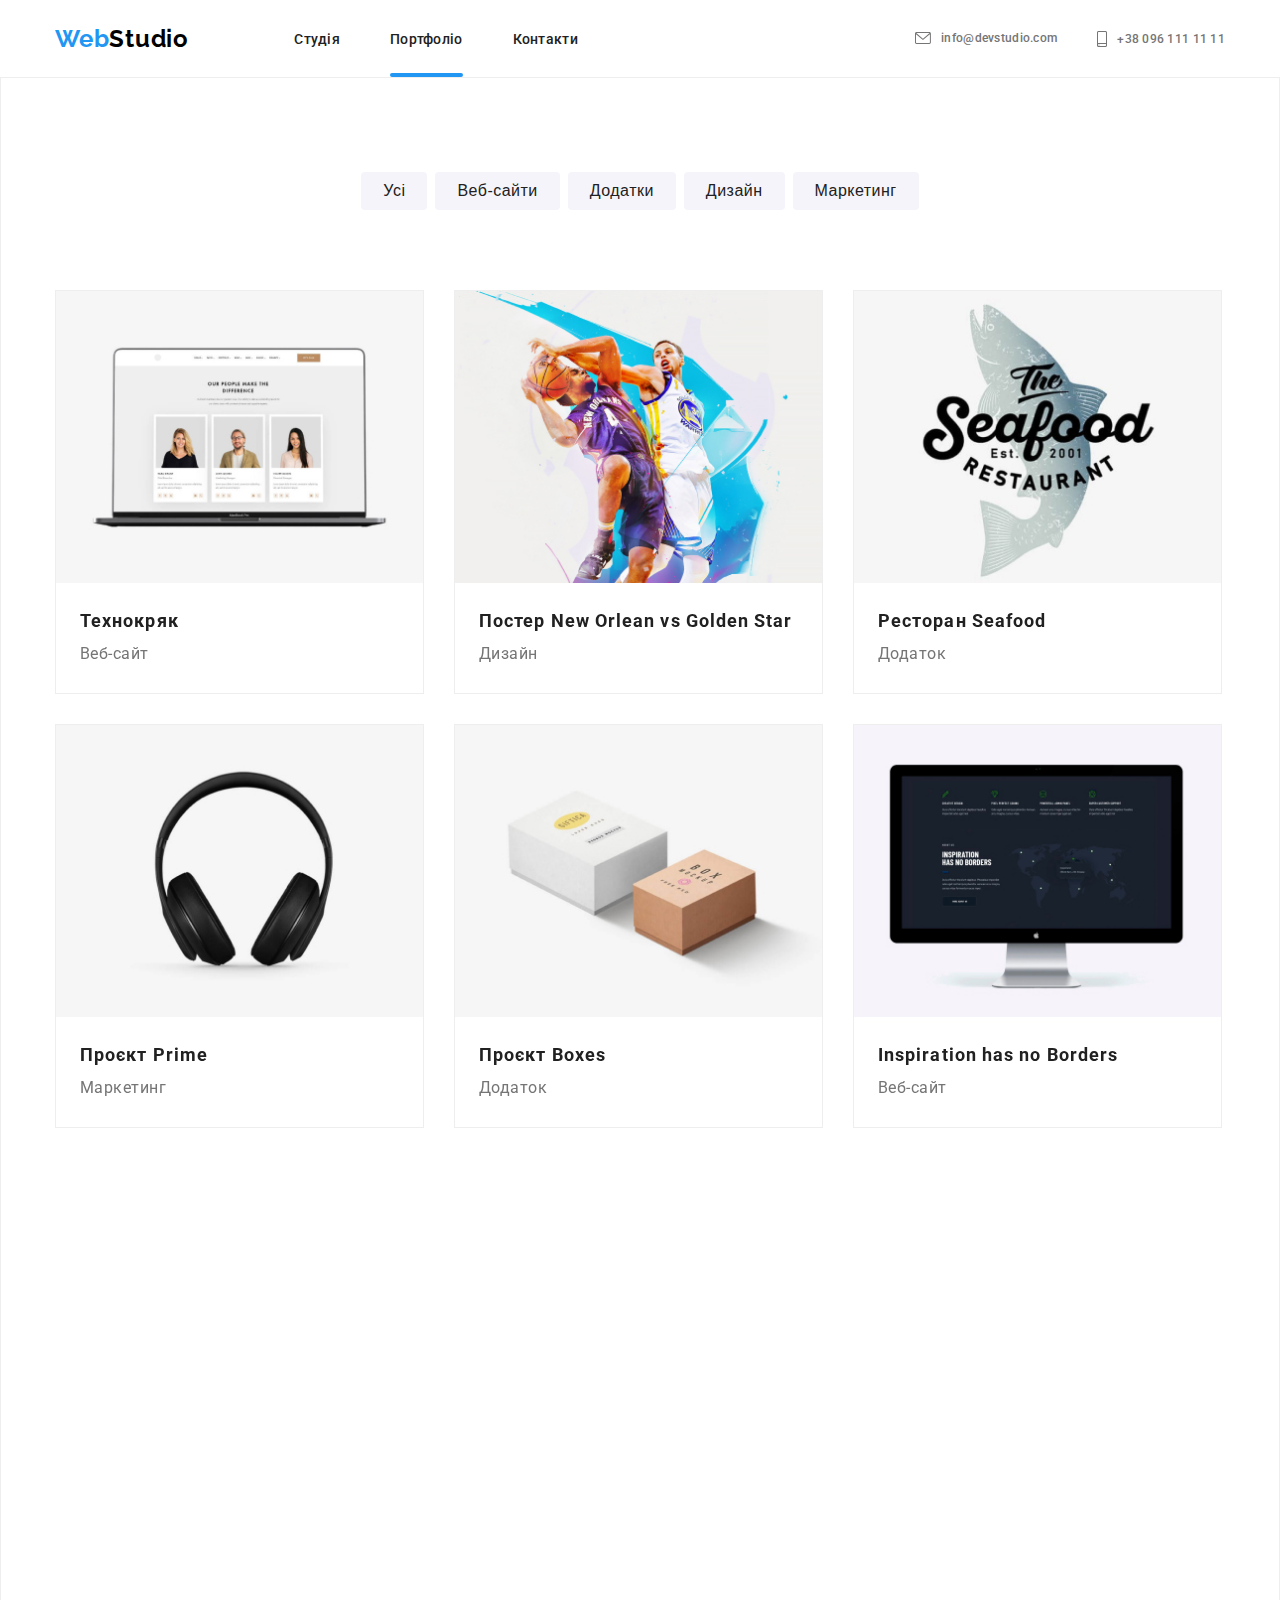
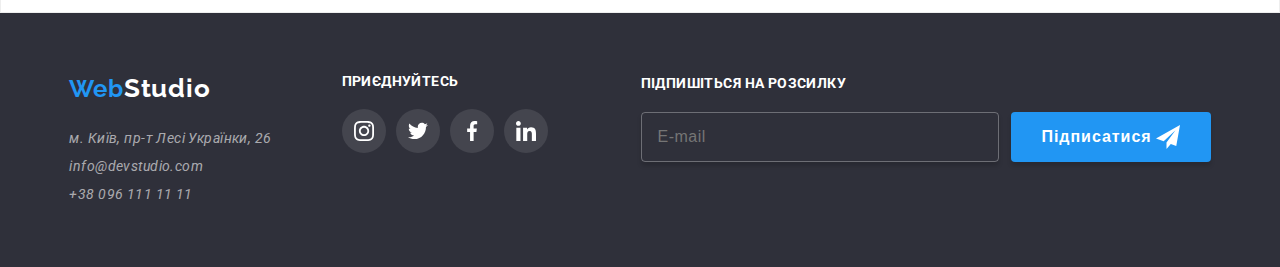
<file: portfolio.html>
<!DOCTYPE html>
<html lang="en">
<head>
    <meta charset="UTF-8">
    <meta name="viewport" content="width=device-width, initial-scale=1.0">
    <title>Document</title>
    <link rel="preconnect" href="https://fonts.googleapis.com">
    <link rel="preconnect" href="https://fonts.gstatic.com" crossorigin>
    <link href="https://fonts.googleapis.com/css2?family=Raleway:wght@700&family=Roboto:wght@400;500;700;900&display=swap" rel="stylesheet">
    <link rel="stylesheet" href="https://cdnjs.cloudflare.com/ajax/libs/modern-normalize/2.0.0/modern-normalize.min.css" integrity="sha512-4xo8blKMVCiXpTaLzQSLSw3KFOVPWhm/TRtuPVc4WG6kUgjH6J03IBuG7JZPkcWMxJ5huwaBpOpnwYElP/m6wg==" crossorigin="anonymous" referrerpolicy="no-referrer" />

    <link rel="stylesheet" href="https://unpkg.com/aos@next/dist/aos.css" />
    <link rel="stylesheet" href="./css/main.min.css">
</head>
<body>
        <!-- header -->
        <header class="header" >
            <div class="container">
                <a href="index.html" class="header__logo">Web<span>Studio</span></a>
                
                <nav class="header__nav">
                    <input type="checkbox" id="toggle" class="burger__input">
                    <label for="toggle" class="burger__label">
                        <span class="toggle-btn"></span>
                    </label>
        
                    <ul class="header__nav-list">
                        <li class="header__nav-item">
                            <a class="header__nav-link" href="index.html">Студія</a>
                        </li>
                        <li class="header__nav-item"><a class="header__nav-link  current" href="portfolio.html">Портфоліо</a></li>
                        <li class="header__nav-item"><a class="header__nav-link" href="#contacts">Контакти</a></li>
                    </ul>
                    <!-- MOBILE MENU -->
        <div class="mobile__menu">
            <nav class="mobile__nav">
    
                <ul class="mobile__nav-list">
                    <li class="mobile__nav-item">
                        <a class="mobile__nav-link" href="index.html">Студія</a>
                    </li>
                    <li class="mobile__nav-item"><a class="mobile__nav-link" href="portfolio.html">Портфоліо</a></li>
                    <li class="mobile__nav-item"><a class="mobile__nav-link" href="#contacts">Контакти</a></li>
                </ul>
            </nav>
            
            <ul class="mobile__contact-list">
    
                    <li class="mobile__contact-item">
                        <li class="mobile__contact-item">
                            <a class="mobile__contact__tel-link" href="tel:+380961111111">
                                
                                +38 096 111 11 11
                            </a>
                        </li>
    
                        <a class="mobile__contact__email-link" href="mailto:info@devstudio.com">
                            
                            info@devstudio.com
                        </a>
                    </li>
                
            </ul>
    
            <ul class="mobile__social-list">
                <li class="social__item-item">
                    <a href="" class="mobile__social-link">Instagram</a>
                </li>
                
                <li class="social__item-item">
                    <a href="" class="mobile__social-link">Twitter</a>
                </li>
    
                <li class="social__item-item">
                    <a href="" class="mobile__social-link">Facebook</a>
                </li>
    
                <li class="social__item-item">
                    <a href="" class="mobile__social-link">Linkedin</a>
                </li>
            </ul>
        </div>
                </nav>
                
                <ul class="header__contact-list">
        
                        <li class="header__contact-item">
        
                            <a class="header__contact-link" href="mailto:info@devstudio.com">
                                <svg class="header__contact-item-svg" width="16px" height="12px">
                                    <use href="./images/icons/symbol-defs.svg#icon-envelope"></use>
                                </svg>
                                info@devstudio.com
                            </a>
                        </li>
        
                        <li class="header__contact-item">
                            <a class="header__contact-link" href="tel:+380961111111">
                                <svg class="header__contact-item-svg" width="10px" height="16px">
                                    <use href="./images/icons/symbol-defs.svg#icon-smartphone"></use>
                                </svg>
                                +38 096 111 11 11
                            </a>
                        </li>
                    
                </ul>
            <!-- <button class="header__menu__btn" type="button">
                <svg class="header__burger__menu">
                    <use href="./images/icons/symbol-defs.svg#icon-burger_menu"></use>
                </svg>
            </button> -->
        </div>
    
        </header>


    <!-- main -->
    <main>
<section class="portfolio__section">
    <div class="container">
    <ul class="portfolio__section__btn-list">
        <li class="portfolio__btn-item">
            <button  class="portfolio__section__btn" type="button">Усі</button>
        </li>
        <li class="portfolio__btn-item">
            <button  class="portfolio__section__btn" type="button">Веб-сайти</button>
        </li>
        <li class="portfolio__btn-item">
            <button  class="portfolio__section__btn" type="button">Додатки</button>
        </li>
        <li class="portfolio__btn-item">
            <button  class="portfolio__section__btn" type="button">Дизайн</button>
        </li>
        <li class="portfolio__btn-item">
            <button  class="portfolio__section__btn" type="button">Маркетинг</button>
        </li>
    </ul>


    <ul class="portfolio__section__project-list">
        <li class="portfolio__project-item" data-aos="fade-up">
            <div class="portfolio__project-img-div">
                <picture class="portfolio__project-img-div">
                    <source
                        srcset="./images/project/desktop/technod.jpg 1x, ./images/project/desktop/techod@2x.jpg 2x"
                        type="image/jpeg"
                        media="(min-width: 1200px)"
                    />
                    <source
                        srcset="./images/project/tablet/technot.jpg 1x, ./images/project/tablet/technot@2x.jpg 2x"
                        type="image/jpeg"
                        media="(min-width: 768px)"
                    />
                    <source
                        srcset="./images/project/mobile/technom.jpg 1x, ./images/project/mobile/technom@2x.jpg 2x"
                        type="image/jpeg"
                        media="(max-width: 767px)"
                    />
                    <img src="#" alt="techno" />
                </picture>
                <div class="overlay">
                    <p class="portfolio__overlay-text">Ресурс пропонує комплексні пропозиції з різним рівнем функціоналу та сервісів. Все це дозволить відвідувачу отримати вичерпні відомості про компанію чи приватну особу.</p>
                </div>
            </div>
        <div class="portfolio__project-item__footer">
            <h4 class="portfolio__project-subtitle">Технокряк</h4>
            <p class="portfolio__project-text">Веб-сайт</p>
        </div>
        </li>

        <li class="portfolio__project-item" data-aos="fade-up">
            <div class="portfolio__project-img-div">
                <picture class="portfolio__project-img-div">
                    <source
                        srcset="./images/project/desktop/posterd.jpg 1x, ./images/project/desktop/posterd@2x.jpg 2x"
                        type="image/jpeg"
                        media="(min-width: 1200px)"
                    />
                    <source
                        srcset="./images/project/tablet/postert.jpg 1x, ./images/project/tablet/postert@2x.jpg 2x"
                        type="image/jpeg"
                        media="(min-width: 768px)"
                    />
                    <source
                        srcset="./images/project/mobile/posterm.jpg 1x, ./images/project/mobile/posterm@2x.jpg 2x"
                        type="image/jpeg"
                        media="(max-width: 767px)"
                    />
                    <img src="#" alt="poster" />
                </picture>
                <div class="overlay">
                    <p class="portfolio__overlay-text">Ресурс пропонує комплексні пропозиції з різним рівнем функціоналу та сервісів. Все це дозволить відвідувачу отримати вичерпні відомості про компанію чи приватну особу.</p>
                </div>
            </div>
        <div class="portfolio__project-item__footer">
            <h4 class="portfolio__project-subtitle">Постер New Orlean vs Golden Star</h4>
            <p class="portfolio__project-text">Дизайн</p>
        </div>
        </li>

        <li class="portfolio__project-item" data-aos="fade-up">
            <div class="portfolio__project-img-div">
                <picture class="portfolio__project-img-div">
                    <source
                        srcset="./images/project/desktop/seafoodd.jpg 1x, ./images/project/desktop/seafoodd@2x.jpg 2x"
                        type="image/jpeg"
                        media="(min-width: 1200px)"
                    />
                    <source
                        srcset="./images/project/tablet/seafoodt.jpg 1x, ./images/project/tablet/seafoodt@2x.jpg 2x"
                        type="image/jpeg"
                        media="(min-width: 768px)"
                    />
                    <source
                        srcset="./images/project/mobile/seafoodm.jpg 1x, ./images/project/mobile/seafoodm@2x.jpg 2x"
                        type="image/jpeg"
                        media="(max-width: 767px)"
                    />
                    <img src="#" alt="seafood" />
                </picture>
                <div class="overlay">
                    <p class="portfolio__overlay-text">Ресурс пропонує комплексні пропозиції з різним рівнем функціоналу та сервісів. Все це дозволить відвідувачу отримати вичерпні відомості про компанію чи приватну особу.</p>
                </div>
            </div> 
        <div class="portfolio__project-item__footer">
            <h4 class="portfolio__project-subtitle">Ресторан Seafood</h4>
            <p class="portfolio__project-text">Додаток</p>
        </div>
        </li>

        <li class="portfolio__project-item" data-aos="fade-up">
            <div class="portfolio__project-img-div">
                <picture class="portfolio__project-img-div">
                    <source
                        srcset="./images/project/desktop/primed.jpg 1x, ./images/project/desktop/primed@2x.jpg 2x"
                        type="image/jpeg"
                        media="(min-width: 1200px)"
                    />
                    <source
                        srcset="./images/project/tablet/primet.jpg 1x, ./images/project/tablet/primet@2x.jpg 2x"
                        type="image/jpeg"
                        media="(min-width: 768px)"
                    />
                    <source
                        srcset="./images/project/mobile/primem.jpg 1x, ./images/project/mobile/primem@2x.jpg 2x"
                        type="image/jpeg"
                        media="(max-width: 767px)"
                    />
                    <img src="#" alt="prime" />
                </picture>
                <div class="overlay">
                    <p class="portfolio__overlay-text">Ресурс пропонує комплексні пропозиції з різним рівнем функціоналу та сервісів. Все це дозволить відвідувачу отримати вичерпні відомості про компанію чи приватну особу.</p>
                </div>
            </div>
            <div class="portfolio__project-item__footer">
                <h4 class="portfolio__project-subtitle">Проєкт Prime</h4>
                <p class="portfolio__project-text">Маркетинг</p>
            </div>
        </li>

        <li class="portfolio__project-item" data-aos="fade-up">
            <div class="portfolio__project-img-div">
                <picture class="portfolio__project-img-div">
                    <source
                        srcset="./images/project/desktop/boxesd.jpg 1x, ./images/project/desktop/boxesd@2x.jpg 2x"
                        type="image/jpeg"
                        media="(min-width: 1200px)"
                    />
                    <source
                        srcset="./images/project/tablet/boxest.jpg 1x, ./images/project/tablet/boxest@2x.jpg 2x"
                        type="image/jpeg"
                        media="(min-width: 768px)"
                    />
                    <source
                        srcset="./images/project/mobile/boxesm.jpg 1x, ./images/project/mobile/boxesm@2x.jpg 2x"
                        type="image/jpeg"
                        media="(max-width: 767px)"
                    />
                    <img src="#" alt="boxes" />
                </picture>
                <div class="overlay">
                    <p class="portfolio__overlay-text">Ресурс пропонує комплексні пропозиції з різним рівнем функціоналу та сервісів. Все це дозволить відвідувачу отримати вичерпні відомості про компанію чи приватну особу.</p>
                </div>
            </div> 
            <div class="portfolio__project-item__footer">
            <h4 class="portfolio__project-subtitle">Проєкт Boxes</h4>
            <p class="portfolio__project-text">Додаток</p>
        </div>
        </li>

        <li class="portfolio__project-item" data-aos="fade-up">
            <div class="portfolio__project-img-div">
                <picture class="portfolio__project-img-div">
                    <source
                        srcset="./images/project/desktop/inspirationd.jpg 1x, ./images/project/desktop/inspirationd@2x.jpg 2x"
                        type="image/jpeg"
                        media="(min-width: 1200px)"
                    />
                    <source
                        srcset="./images/project/tablet/inspirationt.jpg 1x, ./images/project/tablet/inspirationt@2x.jpg 2x"
                        type="image/jpeg"
                        media="(min-width: 768px)"
                    />
                    <source
                        srcset="./images/project/mobile/inspirationm.jpg 1x, ./images/project/mobile/inspirationm@2x.jpg 2x"
                        type="image/jpeg"
                        media="(max-width: 767px)"
                    />
                    <img src="#" alt="inspiration" />
                </picture>
                <div class="overlay">
                    <p class="portfolio__overlay-text">Ресурс пропонує комплексні пропозиції з різним рівнем функціоналу та сервісів. Все це дозволить відвідувачу отримати вичерпні відомості про компанію чи приватну особу.</p>
                </div>
            </div> 
            <div class="portfolio__project-item__footer">
            <h4 class="portfolio__project-subtitle">Inspiration has no Borders</h4>
            <p class="portfolio__project-text">Веб-сайт</p>
        </div>
        </li>

        <li class="portfolio__project-item" data-aos="fade-up">
            <div class="portfolio__project-img-div">
                <picture class="portfolio__project-img-div">
                    <source
                        srcset="./images/project/desktop/editiond.jpg 1x, ./images/project/desktop/editiond@2x.jpg 2x"
                        type="image/jpeg"
                        media="(min-width: 1200px)"
                    />
                    <source
                        srcset="./images/project/tablet/editiont.jpg 1x, ./images/project/tablet/editiont@2x.jpg 2x"
                        type="image/jpeg"
                        media="(min-width: 768px)"
                    />
                    <source
                        srcset="./images/project/mobile/editionm.jpg 1x, ./images/project/mobile/editionm@2x.jpg 2x"
                        type="image/jpeg"
                        media="(max-width: 767px)"
                    />
                    <img src="#" alt="edition" />
                </picture>
                <div class="overlay">
                    <p class="portfolio__overlay-text">Ресурс пропонує комплексні пропозиції з різним рівнем функціоналу та сервісів. Все це дозволить відвідувачу отримати вичерпні відомості про компанію чи приватну особу.</p>
                </div>
            </div>
            <div class="portfolio__project-item__footer">
            <h4 class="portfolio__project-subtitle">Видання Limited Edition</h4>
            <p class="portfolio__project-text">Дизайн</p>
        </div>
        </li>

        <li class="portfolio__project-item" data-aos="fade-up">
            <div class="portfolio__project-img-div">
                <picture class="portfolio__project-img-div">
                    <source
                        srcset="./images/project/desktop/labd.jpg 1x, ./images/project/desktop/labd@2x.jpg 2x"
                        type="image/jpeg"
                        media="(min-width: 1200px)"
                    />
                    <source
                        srcset="./images/project/tablet/labt.jpg 1x, ./images/project/tablet/labt@2x.jpg 2x"
                        type="image/jpeg"
                        media="(min-width: 768px)"
                    />
                    <source
                        srcset="./images/project/mobile/labm.jpg 1x, ./images/project/mobile/labm@2x.jpg 2x"
                        type="image/jpeg"
                        media="(max-width: 767px)"
                    />
                    <img src="#" alt="lab" />
                </picture>
                <div class="overlay">
                    <p class="portfolio__overlay-text">Ресурс пропонує комплексні пропозиції з різним рівнем функціоналу та сервісів. Все це дозволить відвідувачу отримати вичерпні відомості про компанію чи приватну особу.</p>
                </div>
            </div> 
            <div class="portfolio__project-item__footer">
            <h4 class="portfolio__project-subtitle">Проєкт LAB</h4>
            <p class="portfolio__project-text">Маркетинг</p>
        </div>
        </li>

        <li class="portfolio__project-item" data-aos="fade-up">
            <div class="portfolio__project-img-div">
                <picture class="portfolio__project-img-div">
                    <source
                        srcset="./images/project/desktop/businessd.jpg 1x, ./images/project/desktop/businessd.jpg 2x"
                        type="image/jpeg"
                        media="(min-width: 1200px)"
                    />
                    <source
                        srcset="./images/project/tablet/businesst.jpg 1x, ./images/project/tablet/businesst@2x.jpg 2x"
                        type="image/jpeg"
                        media="(min-width: 768px)"
                    />
                    <source
                        srcset="./images/project/mobile/businessm.jpg 1x, ./images/project/mobile/businessm@2x.jpg 2x"
                        type="image/jpeg"
                        media="(min-width: 767px)"
                    />
                    <img src="#" alt="" />
                </picture>
                <div class="overlay">
                    <p class="portfolio__overlay-text">Ресурс пропонує комплексні пропозиції з різним рівнем функціоналу та сервісів. Все це дозволить відвідувачу отримати вичерпні відомості про компанію чи приватну особу.</p>
                </div>
            </div>
        <div class="portfolio__project-item__footer">
            <h4 class="portfolio__project-subtitle">Growing Business</h4>
            <p class="portfolio__project-text">Додаток</p>
        </div>
        </li>
    </ul>
</div>
</section>
    </main>

<!-- footer -->
<footer class="footer">
    <div class="container">
        <div class="footer__elements">
            <div class="footer__elements-first">
                <a class="footer__logo" href="index.html">Web<span>Studio</span></a> 
                <address class="footer__contacts">
                    <a class="footer__contacts__link" href="https://maps.app.goo.gl/ZEPTmpD3si6g6RnHA" target="_blank" rel="noopener noreferrer">м. Київ, пр-т Лесі Українки, 26</a>
                    <a class="footer__contacts__link" href="mailto:info@devstudio.com">info@devstudio.com<br></a>
                    <a class="footer__contacts__link" href="tel:+380961111111">+38 096 111 11 11</a>
                </address>
            </div>
        <div class="footer__elements-second">
            <p class="join__text">приєднуйтесь</p>
            <ul class="join__list">
                <li class="join__item">
                    <a href="#" class="join__item-link">
                        <svg class="join__item-link-svg">
                        <use href="./images/icons/symbol-defs.svg#icon-instagram"></use>
                        </svg>
                    </a>
                </li>
                <li class="join__item">
                    <a href="#" class="join__item-link">
                        <svg class="join__item-link-svg">
                            <use href="./images/icons/symbol-defs.svg#icon-twitter"></use>
                        </svg>
                    </a>
                </li>
                <li class="join__item">
                    <a href="#" class="join__item-link">
                        <svg class="join__item-link-svg">
                            <use href="./images/icons/symbol-defs.svg#icon-facebook"></use>
                        </svg>
                    </a>
                </li>
                <li class="join__item">
                    <a href="#" class="join__item-link">
                        <svg class="join__item-link-svg">
                            <use href="./images/icons/symbol-defs.svg#icon-linkedin"></use>
                        </svg>
                    </a>
                </li>
            </ul>
        </div>

        <div class="footer__send-div">
            <label for="send" class="footer__label">підпишіться на розсилку</label>

                <div class="footer__send-form">
                    <input type="email" placeholder="E-mail" id="send" class="footer__input" required>
                    <a href="#" class="footer__link-send">
                        <button class="footer__send">
                            <p class="footer__send-text">Підписатися</p>
                            <svg class="footer__svg">
                                <use href="./images/icons/symbol-defs.svg#icon-icon-send"></use>
                            </svg>
                        </button>
                    </a>
                </div>
        </div>
        </div>
    </div>
</footer>

<script src="https://unpkg.com/aos@next/dist/aos.js"></script>
<script>
    AOS.init();
</script>
</body>
</html>
</file>
<file: css/main.min.css>
.footer__logo,.header__logo{color:#2196f3;font-family:"Raleway",sans-serif;font-weight:700;letter-spacing:.78px}*,*::after,*::before{margin:0;padding:0;border:none;box-sizing:border-box}h1,h2,h3,h4,h5,h6,p{margin:0}p:last-child{margin-bottom:0}ul{margin:0;padding:0;list-style:none}a{color:currentColor;text-decoration:none}button{cursor:pointer}img{display:block;max-width:100%;height:auto}.section{margin-bottom:60px}.container{margin:0 auto;padding:0 15px;width:100%}body{font-family:"Roboto",sans-serif}@media screen and (min-width: 480px){.container{width:480px}}@media screen and (min-width: 768px){.container{width:768px}}@media screen and (min-width: 1200px){.section{margin-bottom:94px}.container{width:1200px}}.burger__input[type=checkbox],.burger__label{display:none}@media screen and (max-width: 767px){.burger__label{display:block;width:30px;height:30px;position:relative;margin-left:auto}.burger__label:hover{cursor:pointer}.burger__label span{top:15px}.burger__label span,.burger__label span::before,.burger__label span::after{content:"";display:block;width:25px;height:2px;background:#333;position:absolute;right:0;transition:.3s;z-index:6}.burger__label span::before{top:-8px}.burger__label span::after{top:8px}.burger__input[type=checkbox]:checked~.burger__label span{transform:rotate(-45deg)}.burger__input[type=checkbox]:checked~.burger__label span::before{top:0;transform:rotate(0)}.burger__input[type=checkbox]:checked~.burger__label span::after{top:0;transform:rotate(90deg)}.burger__input[type=checkbox]:checked~.mobile__menu{opacity:1;visibility:visible;transform:translateX(0%);pointer-events:auto}.mobile__menu{position:absolute;z-index:5;top:0;left:0;height:100%;width:100%;background:#fff;padding:48px 40px;opacity:0;pointer-events:none;overflow:hidden;visibility:hidden;display:flex;flex-direction:column;justify-content:space-between;transform:translateX(100%);transition:transform 250ms cubic-bezier(0.4, 0, 0.2, 1)}.mobile__nav-item{color:#212121;font-family:"Roboto",sans-serif;font-size:40px;font-weight:500;letter-spacing:.8px}.mobile__nav-item:hover,.mobile__nav-item:focus{color:#2196f3}.mobile__nav-item:not(:last-child){padding-bottom:32px}.mobile__contact-item:not(:last-child){padding-bottom:32px}.mobile__contact__tel-link{color:#2196f3;font-size:34px;font-weight:500;letter-spacing:.68px}.mobile__contact__email-link{color:#757575;font-size:24px;font-weight:500;letter-spacing:.48px}.mobile__social-list{display:flex;gap:10px}.social__item-item:not(:last-child){border-right:1px solid rgba(33,33,33,.2)}.mobile__social-link{color:#2196f3;font-size:18px;font-weight:500;line-height:122%;letter-spacing:.36px;padding-right:10px}}.header{padding-top:10px;padding-bottom:10px}.header .container{display:flex;align-items:center;justify-content:space-between}.header__logo{font-size:24px}.header__logo>span{color:#000}.header__nav-list{display:none}.header__contact-list{display:none}@media screen and (min-width: 768px){.mobile__menu{display:none}.header{padding-top:21px;padding-bottom:21px}.header__logo{margin-right:88px}.header__nav-list{display:flex;align-items:center;gap:50px;margin-right:96px}.header__nav-link{position:relative;color:#212121;font-size:14px;font-weight:500;letter-spacing:.28px;padding-bottom:32px;transition:color 250ms cubic-bezier(0.4, 0, 0.2, 1)}.header__nav-link:hover,.header__nav-link:focus{color:#2196f3}.header .current::after{position:absolute;left:0;bottom:0;content:"";display:block;height:4px;width:100%;background-color:#2196f3;border-radius:2px}.header__contact-list{display:block}.header__contact-item:not(:last-child){margin-bottom:10px}.header__contact-link{display:flex;align-items:center;gap:8px;color:#757575;font-size:12px;font-weight:500;letter-spacing:.28px;margin-left:10px;transition:color 250ms cubic-bezier(0.4, 0, 0.2, 1)}.header__contact-link:hover,.header__contact-link:focus{color:#2196f3}.header__contact-item-svg{fill:currentColor}}@media screen and (min-width: 1200px){.header{padding-top:24px;padding-bottom:24px}.header__logo{margin-right:93px}.header__nav-list{margin-right:315px}.header__nav-link{padding-bottom:30px}.header__contact-list{display:flex;gap:30px}.header__contact-item:not(:last-child){margin-bottom:0}.header__contact-link{gap:10px}}.footer{background:#2f303a;flex-shrink:0;padding-top:60px;padding-bottom:60px}.footer__elements-first{display:flex;flex-direction:column}.footer__contacts{color:rgba(255,255,255,.6);font-size:14px;font-weight:400;line-height:171.429%;letter-spacing:.42px}.footer__logo{font-size:24px;margin-bottom:20px;text-align:center}.footer__logo>span{color:#fff;font-size:24px;font-weight:700;letter-spacing:.78px}.footer__contacts{display:flex;flex-direction:column;text-align:center}.footer__contacts__link{color:rgba(255,255,255,.6);font-size:14px;font-weight:400;line-height:171.429%;letter-spacing:.42px;margin-top:4px}.footer__contacts__link:hover,.footer__contacts__link:focus{color:#fff}.footer__elements-second{display:flex;flex-direction:column;justify-content:center;align-items:center;padding-top:60px}.footer .join__text{color:#fff;font-size:14px;font-weight:700;letter-spacing:.42px;text-transform:uppercase;margin-bottom:20px}.footer .join__list{display:flex;gap:10px}.footer .join__item{background-color:rgba(255,255,255,.1);border-radius:50%;height:44px;width:44px;padding:12px 12px}.footer .join__item:hover{background-color:#2196f3}.footer .join__item-link-svg{fill:#fff;width:20px;height:20px}.footer__send-div{display:flex;flex-direction:column;justify-content:center;align-items:center;padding-top:50px}.footer__label{color:#fff;font-size:14px;font-weight:700;letter-spacing:.42px;text-transform:uppercase}.footer__send-form{margin-top:20px;display:flex;flex-direction:column;justify-content:center;align-items:center;gap:12px}.footer__input{border-radius:4px;border:1px solid rgba(255,255,255,.3);background:rgba(33,150,243,0);box-shadow:0px 4px 4px 0px rgba(0,0,0,.15);width:450px;height:50px;padding-left:16px;color:rgba(255,255,255,.6);font-size:16px;font-weight:400;line-height:20px;letter-spacing:.48px;margin-bottom:20px}.footer__send{width:200px;height:50px;border-radius:4px;background:#2196f3;box-shadow:0px 4px 4px 0px rgba(0,0,0,.15);gap:12px;display:flex;align-items:center;justify-content:center}.footer__svg{width:24px;height:24px;fill:#fff}.footer__send-text{color:#fff;text-align:center;font-size:16px;font-weight:700;line-height:187.5%;letter-spacing:.96px}@media screen and (min-width: 768px){.footer__elements{display:flex;flex-wrap:wrap;align-items:center;justify-content:center}.footer__logo>span{font-size:26px}.footer__contacts__link{transition:color 250ms cubic-bezier(0.4, 0, 0.2, 1)}.footer__contacts__link:hover,.footer__contacts__link:focus{color:#fff}.footer__elements-first{padding-right:165px;padding-left:76px}.footer__elements-second{padding-top:0;margin-right:0px}.footer .join__item{transition:background-color 250ms cubic-bezier(0.4, 0, 0.2, 1)}.footer .join__item:hover{background-color:#2196f3}.footer__send-div{padding-top:60px}.footer__input{width:450px;height:50px}.footer__send-form{display:flex;flex-direction:column}.footer__send{gap:4px}}@media screen and (min-width: 1200px){.footer{padding-top:60;padding-bottom:60}.footer__elements{flex-wrap:nowrap;align-items:flex-start}.footer__elements-first{display:flex;flex-direction:column;padding-right:0;padding-left:0;margin-right:70px}.footer__contacts{text-align:start}.footer__logo{margin-bottom:20px;text-align:start}.footer__logo>span{font-size:26px}.footer__contacts__link{transition:color 250ms cubic-bezier(0.4, 0, 0.2, 1)}.footer__elements-second{margin-left:0px;display:block}.footer .join__item{transition:background-color 250ms cubic-bezier(0.4, 0, 0.2, 1)}.footer__send-div{padding-left:93px;display:block;padding-top:0}.footer__send-form{flex-direction:row;justify-content:unset;align-items:unset}.footer__input{width:358px;height:50px}.footer__send{gap:4px}}.hero{text-align:center;height:400px;background-image:linear-gradient(to right, rgba(47, 48, 58, 0.4), rgba(47, 48, 58, 0.4)),url("../images/hero/heroes.jpg");background-size:cover;background-position:center;background-repeat:no-repeat}.hero__title{color:#fff;font-size:26px;font-weight:900;line-height:161%;letter-spacing:1.56px;text-transform:uppercase;padding-top:118px;margin-bottom:30px}.hero__btn{color:#fff;text-align:center;font-size:16px;font-weight:700;border-radius:4px;cursor:pointer;background:#2196f3;box-shadow:0px 4px 4px 0px rgba(0,0,0,.15);width:200px;height:50px;font-family:"Roboto",sans-serif;line-height:187%;letter-spacing:.96px;color:#fff;transition:box-shadow 250ms cubic-bezier(0.4, 0, 0.2, 1)}.hero__btn:hover,.hero__btn:focus{box-shadow:0px 4px 4px 0px rgba(0,0,0,.15)}@media(min-device-pixel-ratio: 2),(min-resolution: 192dpi),(min-resolution: 2dppx){.box{background-image:url("/images/hero/heroes@2x.jpg")}}@media screen and (min-width: 1200px){.hero{height:600px}.hero__title{font-size:44px;line-height:136%;letter-spacing:2.64px;padding-top:200px}.hero__btn{width:216px}}.backdrop{position:fixed;top:0;left:0;width:100%;height:100%;background-color:rgba(0,0,0,.2);opacity:1;transition:opacity 250ms cubic-bezier(0.4, 0, 0.2, 1) 250ms,visibility 250ms cubic-bezier(0.4, 0, 0.2, 1) 250ms}.backdrop.is-hidden{opacity:0;pointer-events:none;visibility:hidden}.backdrop.is-hidden .modal{transform:translate(-50%, -50%) scale(0)}.modal{position:absolute;top:23%;left:25%;min-width:450px;min-height:609px;padding:40px;border-radius:4px;background:#fff;box-shadow:0px 1px 3px 0px rgba(0,0,0,.12),0px 1px 1px 0px rgba(0,0,0,.14),0px 2px 1px 0px rgba(0,0,0,.2);transform:translate(-50%, -50%) scale(1);transition:transform 250ms cubic-bezier(0.4, 0, 0.2, 1)}.close__btn{position:absolute;top:8px;right:8px;display:flex;justify-content:center;align-items:center;width:30px;height:30px;border:1px solid rgba(0,0,0,.1);border-radius:50%;background-color:#fff}.close__icon{width:18px;height:18px;fill:#000;transition:fill 250ms cubic-bezier(0.4, 0, 0.2, 1)}.close__icon:hover,.close__icon:focus{fill:#2196f3}.modal__title{color:#212121;text-align:center;font-family:"Roboto",sans-serif;font-size:20px;font-weight:700;letter-spacing:.6px;margin-bottom:12px;width:370px}.modal__label{margin-bottom:4px;color:#757575;font-family:"Roboto",sans-serif;font-size:12px;font-weight:400;letter-spacing:.12px}.modal__thumb{position:relative}.modal__input:hover,.modal__input:focus{border:1px solid #2196f3;outline:none}.modal__input:focus+.modal__thumb-svg{fill:#2196f3}.modal__input{margin-bottom:10px;width:370px;height:40px;border-radius:4px;border:1px solid rgba(33,33,33,.2);padding-left:42px;transition:border 250ms cubic-bezier(0.4, 0, 0.2, 1)}.modal__thumb-svg{width:18px;height:18px;fill:#212121;left:12px;top:50%;transform:translateY(-80%);position:absolute;transition:fill 250ms cubic-bezier(0.4, 0, 0.2, 1)}.modal__div-confrim{color:rgba(117,117,117,.5);font-family:"Roboto",sans-serif;font-size:12px;font-weight:400;letter-spacing:.12px;text-align:center;padding-bottom:30px}.modal__label-confirm{color:#757575;font-family:"Roboto",sans-serif;font-size:12px;font-weight:400;line-height:171%;letter-spacing:.36px}.modal__comment-terms{color:#2196f3;font-family:"Roboto",sans-serif;font-size:14px;font-weight:400;line-height:24px;letter-spacing:.42px}.modal__btn-send{width:200px;height:50px;border-radius:4px;background:#2196f3;box-shadow:0px 4px 4px 0px rgba(0,0,0,.15);color:#fff;text-align:center;font-family:"Roboto",sans-serif;font-size:16px;font-weight:700;line-height:187.5%;letter-spacing:.96px;display:block;margin:0 auto}.modal__label-comment{color:#757575;font-family:"Roboto",sans-serif;font-size:12px;font-weight:400;letter-spacing:.12px;display:flex;margin-bottom:4px}.form__input-comment{width:370px;height:120px;border-radius:4px;border:1px solid rgba(33,33,33,.2);margin-bottom:4px;color:rgba(33,33,33,.2);font-family:"Roboto",sans-serif;font-size:12px;font-weight:400;letter-spacing:.12px;padding-left:16px;padding-top:10px;resize:none}.form__input-comment:hover,.form__input-comment:focus{border:1px solid #2196f3;outline:none}@media screen and (min-width: 768px){.modal{top:35%;left:50%}}@media screen and (min-width: 1200px){.modal{top:35%;left:50%;min-width:528px;min-height:581px}.modal__title{width:auto}.modal__input{width:448px}.modal__label-confirm{color:#757575;font-family:"Roboto",sans-serif;font-size:14px;font-weight:400;line-height:171.429%;letter-spacing:.42px}.modal__comment-terms{font-size:14px;line-height:24px;letter-spacing:.42px}.form__input-comment{width:448px}}.advantages__list-item::before{content:"";display:block;border-radius:4px;background-color:#f5f4fa;height:120px;width:100%;margin-bottom:30px}.advantages__list-item:not(:last-child){margin-bottom:30px}.advantages__list-item:nth-child(1)::before{content:"";background-image:url("../images/BG/antenna.png");background-repeat:no-repeat;background-position:center}.advantages__list-item:nth-child(2)::before{content:"";background-image:url("../images/BG/clock.png");background-repeat:no-repeat;background-position:center}.advantages__list-item:nth-child(3)::before{content:"";background-image:url("../images/BG/diagram.png");background-repeat:no-repeat;background-position:center}.advantages__list-item:nth-child(4)::before{content:"";background-image:url("../images/BG/astronaut.png");background-repeat:no-repeat;background-position:center}.advantages__list__subtitle{color:#212121;font-size:14px;font-weight:700;letter-spacing:.42px;text-transform:uppercase;text-align:center;margin-bottom:10px}.advantages__list__text{color:#757575;font-size:14px;font-weight:400;line-height:171%;letter-spacing:.42px}@media screen and (min-width: 768px){.advantages__list{display:flex;flex-wrap:wrap;gap:30px}.advantages__list-item{width:353px}}@media screen and (min-width: 1200px){.advantages__list-item{width:269px}.advantages__list-item:not(:last-child){margin-bottom:0}}.works__section{display:none}@media screen and (min-width: 1200px){.works__section{display:flex;visibility:visible}.works__section__title{color:#212121;text-align:center;font-size:36px;font-weight:700;letter-spacing:1.08px;margin-bottom:50px}.works__section__list{display:flex;gap:30px}.works__section__img__container{position:relative}.works__section-text{position:absolute;bottom:0;width:100%;height:70px;background:rgba(47,48,58,.8);display:flex;justify-content:center;align-items:center;text-align:center;color:#fff;font-size:14px;font-weight:700;letter-spacing:.42px;text-transform:uppercase}}.team__section{background:#f5f4fa;padding-bottom:60px;padding-top:60px}.team__section__list-item{border-radius:0px 0px 4px 4px;background:#fff;box-shadow:0px 2px 1px 0px rgba(0,0,0,.2),0px 1px 1px 0px rgba(0,0,0,.14),0px 1px 3px 0px rgba(0,0,0,.12);width:450px;margin-bottom:30px}.team__section__item__img{width:450px}.team__section__title{color:#212121;text-align:center;font-size:28px;font-weight:700;letter-spacing:.84px;margin-bottom:30px}.team__section__item__subtitle{color:#212121;text-align:center;font-size:16px;font-weight:500;letter-spacing:.48px;margin-bottom:10px;margin-top:30px}.team__section__item__text{color:#757575;text-align:center;font-size:16px;font-weight:400;letter-spacing:.48px;margin-bottom:16px}.team__section__item__list-svg{display:flex;justify-content:center;gap:10px;padding-bottom:36px}.team__section__item__list-item{height:44px;width:44px;padding:12px 12px;border-radius:50%;transition:background-color 250ms cubic-bezier(0.4, 0, 0.2, 1)}.team__section__item__list-item:hover{background-color:#2196f3;border-radius:50%}.team__section__item__list-item>a>svg{transition:fill 250ms cubic-bezier(0.4, 0, 0.2, 1)}.team__section__item__list-item:hover>a>svg{fill:#fff}.team__section__link-svg{fill:#afb1b8;width:20px;height:20px}@media screen and (min-width: 768px){.team__section__list-item{width:353px}.team__section__list{display:flex;flex-wrap:wrap;gap:30px}.team__section__item__list-svg{padding-bottom:24px}}@media screen and (min-width: 1200px){.team__section{padding-bottom:94px}.team__section__list{display:flex;justify-content:center;gap:30px;align-items:center}.team__section__list-item{margin-bottom:0;width:269px}.team__section__title{font-size:36px;letter-spacing:1.08px;margin-bottom:50px;padding-top:94px}.team__section__item__subtitle{margin-bottom:10px;margin-top:30px}.team__section__item__text{margin-bottom:16px}.team__section__item__list-svg{padding-bottom:0;margin-bottom:30px}}.clients{padding:60px 0px}.clients__title{text-align:center;color:#212121;font-size:28px;font-weight:700;letter-spacing:.84px;margin-bottom:30px}.clients__item{display:flex;justify-content:center;align-items:center;border-radius:4px;border:1px solid #afb1b8;padding:16px 32px;width:209px}.clients__item:hover,.clients__item:focus{border:1px solid #2196f3}.clients__item:hover .clients__link-svg,.clients__item:focus .clients__link-svg{fill:#2196f3}.clients__list{display:flex;flex-wrap:wrap;gap:30px}.clients__link-svg{fill:#afb1b8;transition:fill 250ms cubic-bezier(0.4, 0, 0.2, 1)}@media screen and (min-width: 768px){.clients__title{text-align:start}.clients__item{width:225px}}@media screen and (min-width: 1200px){.clients{padding:94px 0px}.clients__title{font-size:36px;letter-spacing:1.08px;margin-bottom:50px;text-align:start}.clients__list{display:flex;justify-content:center;align-items:center;gap:30px}.clients__item{padding:16px 32px;width:169px}.clients__link-svg{margin-left:0}}.portfolio__section{padding-top:66px;padding-bottom:40px;border:1px solid #eee;gap:30px}.portfolio__section__btn-list{display:flex;flex-wrap:wrap;gap:8px;margin-bottom:50px}.portfolio__section{padding-top:60px;padding-bottom:40px;border:1px solid #eee;gap:30px}.portfolio__section__btn-list{display:flex;flex-wrap:wrap;gap:8px}.portfolio__section__btn{color:#212121;text-align:center;font-size:16px;font-weight:500;border-radius:4px;cursor:pointer;line-height:162.5%;letter-spacing:.48px;background:#f5f4fa;padding:6px 22px;transition:background-color 250ms cubic-bezier(0.4, 0, 0.2, 1),color 250ms cubic-bezier(0.4, 0, 0.2, 1),box-shadow 250ms cubic-bezier(0.4, 0, 0.2, 1)}.portfolio__section__btn:hover,.portfolio__section__btn:focus{background-color:#2196f3;color:#fff;box-shadow:0px 2px 2px 0px rgba(0,0,0,.12),0px 1px 2px 0px rgba(0,0,0,.08),0px 3px 1px 0px rgba(0,0,0,.1)}.portfolio__project-img{width:100%}@media screen and (min-width: 768px){.portfolio__section{padding-top:66px}.portfolio__section__btn-list{display:flex;justify-content:center;padding-bottom:30px}}@media screen and (min-width: 1200px){.portfolio__section{padding-top:94px;padding-bottom:50px}}.portfolio__project-item{margin-bottom:30px}.portfolio__project-subtitle{color:#212121;font-size:18px;font-weight:700;line-height:200%;letter-spacing:1.08px;justify-content:space-around}.portfolio__project-text{color:#757575;font-size:16px;font-weight:400;line-height:187.5%;letter-spacing:.48px}.portfolio__project-img-div{position:relative;overflow:hidden}.portfolio__project-item__footer{padding:20px 24px}.portfolio__project-img-div:hover .overlay{transform:translateX(0%)}.overlay{position:absolute;top:0%;left:0%;width:100%;height:100%;background:rgba(33,150,243,.9);transform:translateY(100%);transition:transform 250ms ease-in-out}.portfolio__overlay-text{color:#fff;font-size:18px;font-weight:400;line-height:155.556%;letter-spacing:.54px;padding:77px 24px}.portfolio__project-item{border:1px solid #eee;transition:box-shadow 250ms cubic-bezier(0.4, 0, 0.2, 1)}.portfolio__project-item:hover,.portfolio__project-item:focus{box-shadow:1px 4px 6px 0px rgba(0,0,0,.16),0px 4px 4px 0px rgba(0,0,0,.06),0px 1px 1px 0px rgba(0,0,0,.12)}@media screen and (min-width: 768px){.portfolio__section__project-list{display:flex;flex-wrap:wrap;gap:30px}.portfolio__project-item{margin-bottom:0;width:353px}.portfolio__overlay-text{padding:49px 24px}}@media screen and (min-width: 1200px){.portfolio__project-item{height:404px;width:369px;margin-bottom:0}.portfolio__section__project-list{display:flex;flex-wrap:wrap}.portfolio__overlay-text{padding:63px 24px}}/*# sourceMappingURL=main.min.css.map */
</file>
